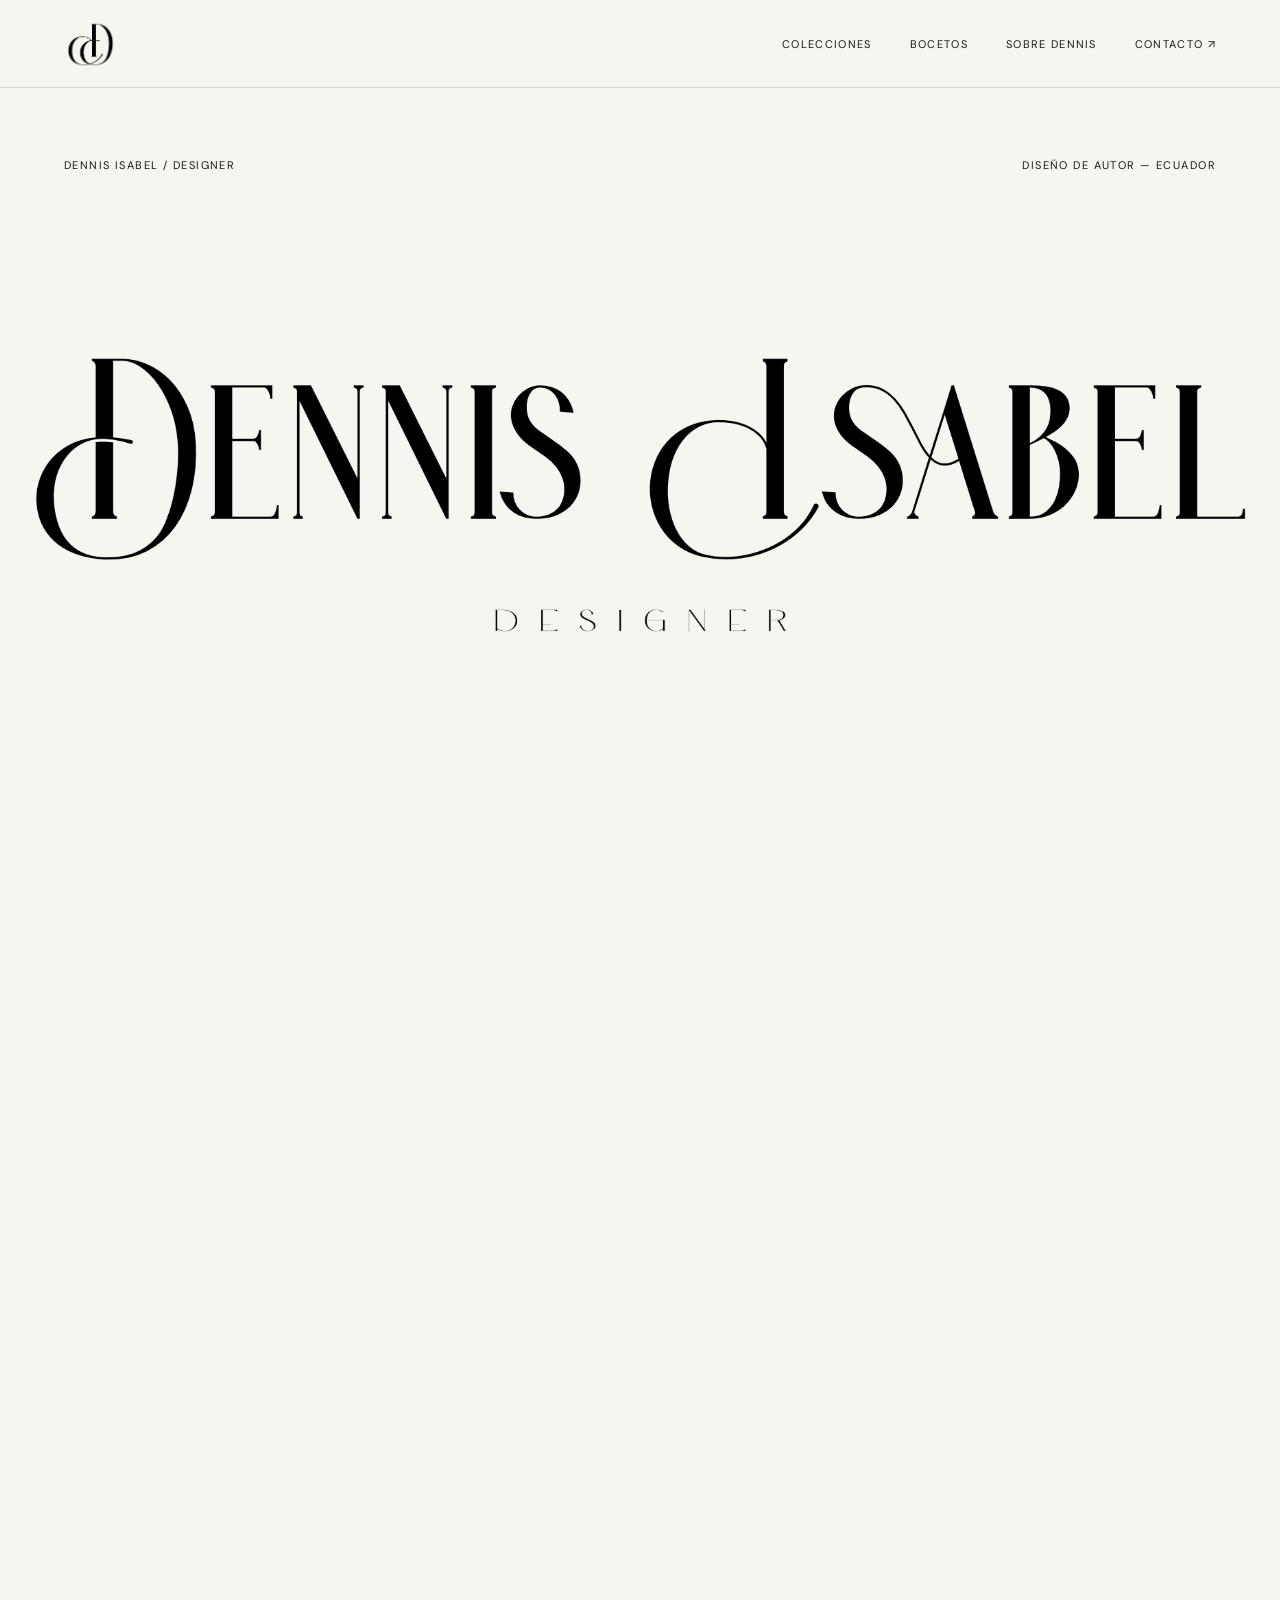
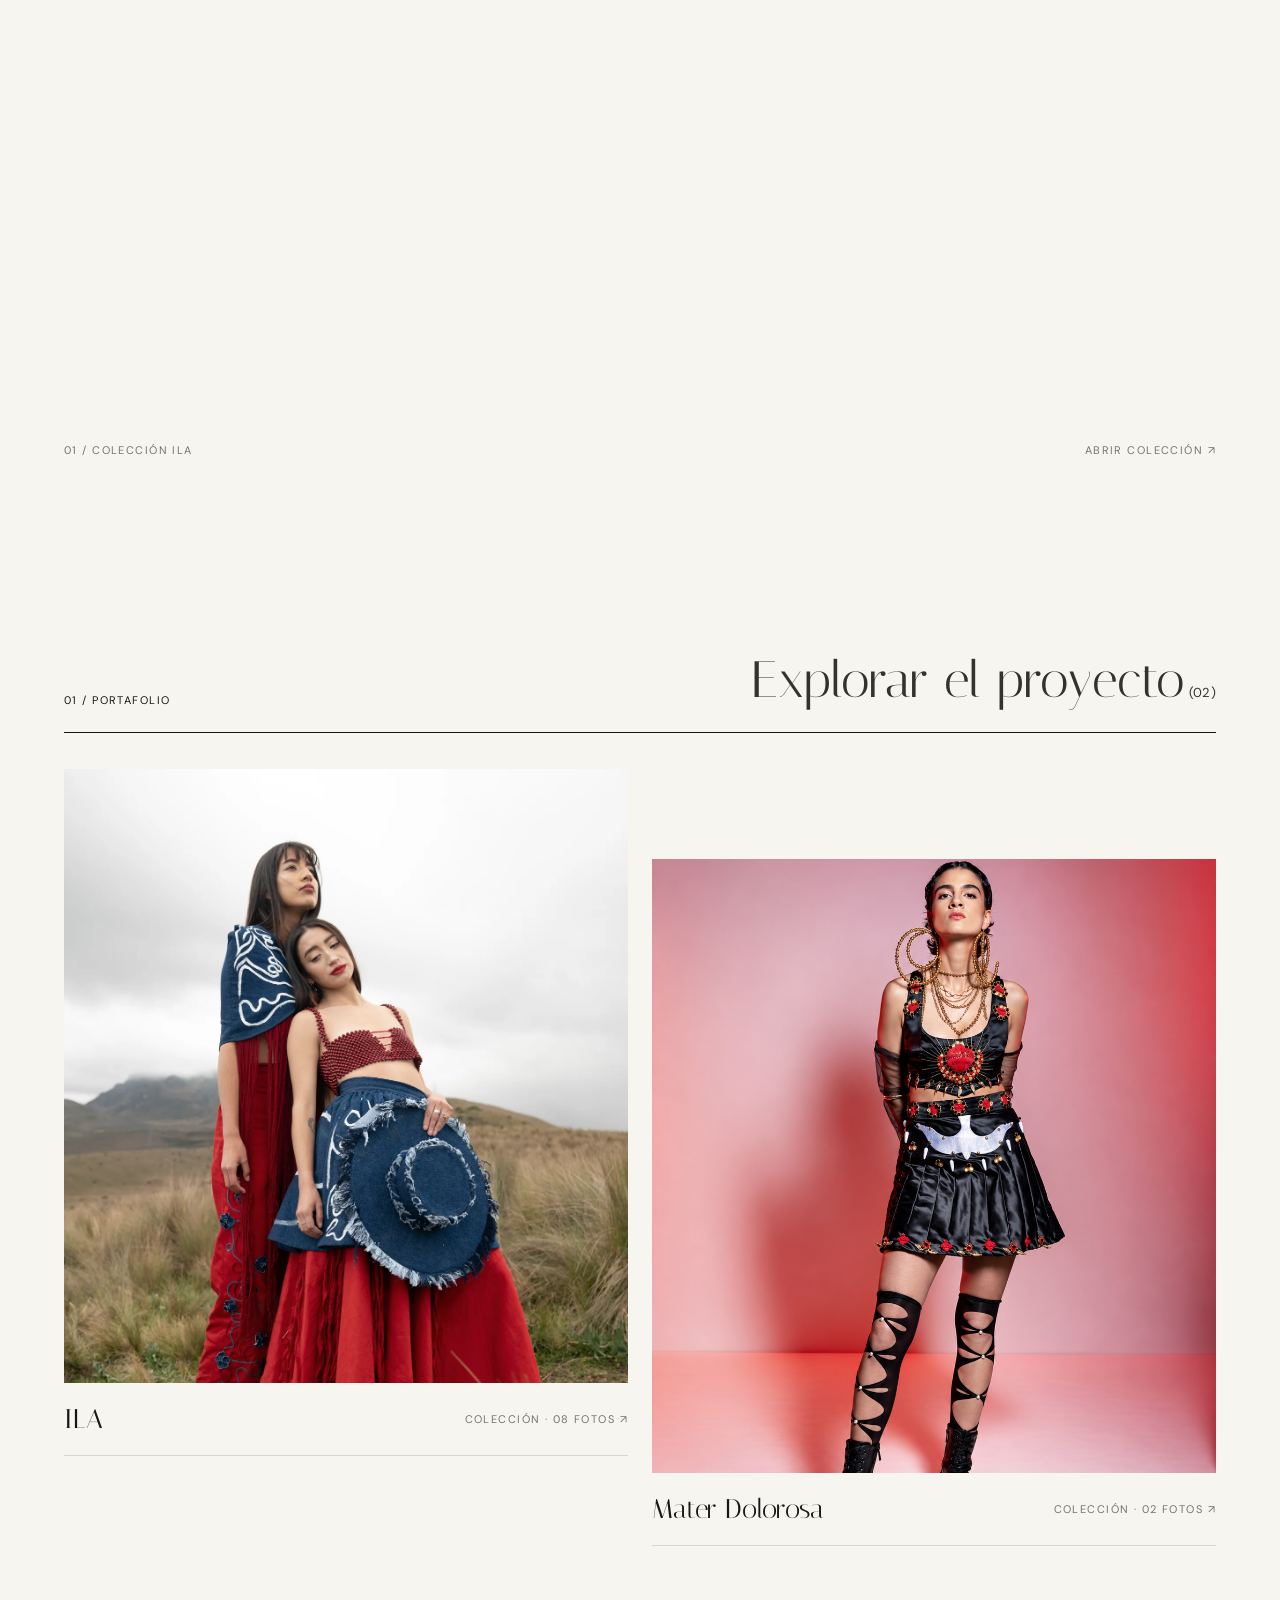
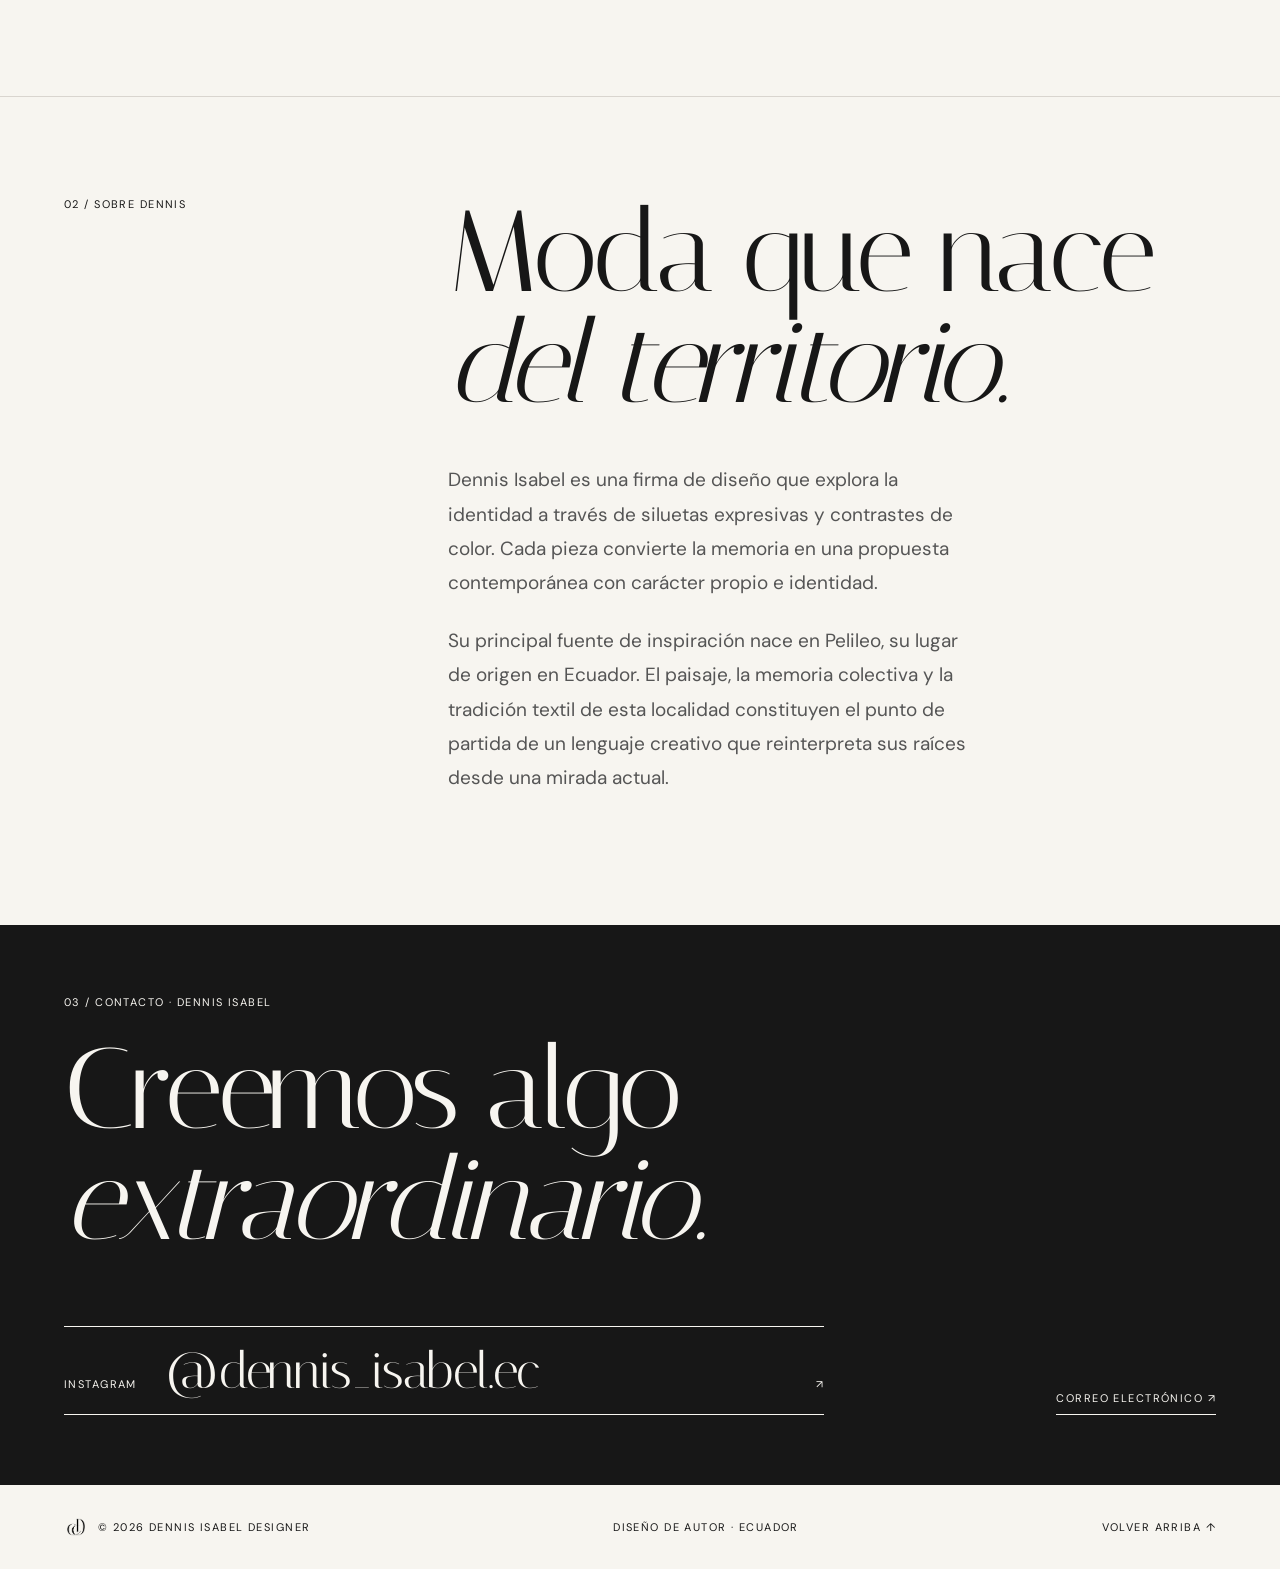
<file: index.html>
<!doctype html>
<html lang="es">
  <head>
    <meta charset="utf-8">
    <meta name="viewport" content="width=device-width, initial-scale=1">
    <meta name="description" content="Portafolio oficial de Dennis Isabel Designer, firma ecuatoriana de moda de autor inspirada en Pelileo, la identidad andina y el diseño contemporáneo.">
    <meta name="author" content="Dennis Isabel Designer">
    <meta name="robots" content="index, follow, max-image-preview:large, max-snippet:-1, max-video-preview:-1">
    <meta name="theme-color" content="#f7f5f0">
    <link rel="canonical" href="https://dennisisabeldesigner.com/">
    <meta property="og:title" content="Dennis Isabel Designer | Moda de autor ecuatoriana">
    <meta property="og:description" content="Diseño de autor con raíz en Pelileo: identidad andina, memoria y moda contemporánea desde Ecuador.">
    <meta property="og:url" content="https://dennisisabeldesigner.com/">
    <meta property="og:site_name" content="Dennis Isabel Designer">
    <meta property="og:locale" content="es_EC">
    <meta property="og:image" content="https://dennisisabeldesigner.com/assets/optimized/ila/ila-01-1920.webp">
    <meta property="og:image:width" content="1920">
    <meta property="og:image:height" content="2878">
    <meta property="og:image:alt" content="Modelos con diseños de la colección ILA de Dennis Isabel">
    <meta property="og:type" content="website">
    <meta name="twitter:card" content="summary_large_image">
    <meta name="twitter:title" content="Dennis Isabel Designer | Moda de autor ecuatoriana">
    <meta name="twitter:description" content="Diseño de autor con raíz en Pelileo, identidad andina y mirada contemporánea.">
    <meta name="twitter:image" content="https://dennisisabeldesigner.com/assets/optimized/ila/ila-01-1920.webp">
    <meta name="twitter:image:alt" content="Modelos con diseños de la colección ILA de Dennis Isabel">
    <title>Dennis Isabel Designer | Moda de autor ecuatoriana</title>
    <link rel="icon" href="assets/img/ISOTIPODQ.png" type="image/png">
    <link rel="apple-touch-icon" href="assets/img/ISOTIPODQ.png">
    <link rel="preconnect" href="https://fonts.googleapis.com">
    <link rel="preconnect" href="https://fonts.gstatic.com" crossorigin>
    <link href="https://fonts.googleapis.com/css2?family=DM+Sans:wght@400;500;600&family=Italiana&display=swap" rel="stylesheet">
    <link rel="stylesheet" href="assets/css/style.css?v=20261020-1">
    <script type="application/ld+json">
      {
        "@context": "https://schema.org",
        "@graph": [
          {
            "@type": "WebSite",
            "@id": "https://dennisisabeldesigner.com/#website",
            "url": "https://dennisisabeldesigner.com/",
            "name": "Dennis Isabel Designer",
            "alternateName": ["Dennis Isabel", "dennisisabeldesigner.com"],
            "inLanguage": "es-EC",
            "publisher": { "@id": "https://dennisisabeldesigner.com/#organization" }
          },
          {
            "@type": "Organization",
            "@id": "https://dennisisabeldesigner.com/#organization",
            "name": "Dennis Isabel Designer",
            "alternateName": "Dennis Isabel",
            "url": "https://dennisisabeldesigner.com/",
            "description": "Firma ecuatoriana de moda de autor inspirada en Pelileo, la identidad andina y el diseño contemporáneo.",
            "logo": {
              "@type": "ImageObject",
              "url": "https://dennisisabeldesigner.com/assets/img/ISOTIPODQ.png",
              "contentUrl": "https://dennisisabeldesigner.com/assets/img/ISOTIPODQ.png",
              "width": 2000,
              "height": 2000
            },
            "image": "https://dennisisabeldesigner.com/assets/optimized/ila/ila-01-1920.webp",
            "email": "mailto:dennisisabeldesigner@gmail.com",
            "sameAs": ["https://www.instagram.com/dennis_isabel.ec/"],
            "areaServed": { "@type": "Country", "name": "Ecuador" }
          },
          {
            "@type": "WebPage",
            "@id": "https://dennisisabeldesigner.com/#webpage",
            "url": "https://dennisisabeldesigner.com/",
            "name": "Dennis Isabel Designer | Moda de autor ecuatoriana",
            "description": "Portafolio oficial de Dennis Isabel Designer, firma ecuatoriana de moda de autor inspirada en Pelileo, la identidad andina y el diseño contemporáneo.",
            "isPartOf": { "@id": "https://dennisisabeldesigner.com/#website" },
            "about": { "@id": "https://dennisisabeldesigner.com/#organization" },
            "inLanguage": "es-EC",
            "primaryImageOfPage": {
              "@type": "ImageObject",
              "url": "https://dennisisabeldesigner.com/assets/optimized/ila/ila-01-1920.webp",
              "width": 1920,
              "height": 2878
            }
          }
        ]
      }
    </script>
  </head>
  <body class="has-hero-intro">
    <header class="header">
      <a class="logo" href="#inicio" aria-label="Dennis Isabel Designer — Inicio">
        <span class="header-isotype-frame" aria-hidden="true">
          <img class="header-isotype" src="assets/img/ISOTIPODQ.png" alt="" width="2000" height="2000">
        </span>
      </a>
      <button class="menu" aria-label="Abrir menú" aria-expanded="false">MENÚ +</button>
      <nav id="nav">
        <a href="#proyectos">COLECCIONES</a>
        <a href="bocetos.html">BOCETOS</a>
        <a href="#estudio">SOBRE DENNIS</a>
        <a href="#contacto">CONTACTO &#8599;&#65038;</a>
      </nav>
    </header>

    <main>
      <section id="inicio" class="hero">
        <div class="hero-top">
          <span>DENNIS ISABEL / DESIGNER</span>
          <span>DISEÑO DE AUTOR — ECUADOR</span>
        </div>
        <div class="hero-intro-stage">
          <div class="hero-intro-sticky">
            <div class="hero-logo-frame">
              <img class="hero-logo" src="assets/img/Logo.png" alt="Dennis Isabel Designer" width="2000" height="2000">
            </div>
            <h1>Diseño con raíz.<br><span>Identidad propia.</span></h1>
            <div class="hero-bottom">
              <p>Dennis Isabel transforma memoria, territorio y materia en una mirada contemporánea de la moda.</p>
              <a href="#proyectos">DESCUBRIR LA COLECCIÓN &#8595;&#65038;</a>
            </div>
          </div>
        </div>
        <a class="hero-image-link" href="colecciones/ila.html" aria-label="Abrir la colección ILA">
          <img class="hero-image" src="assets/optimized/ila/ila-01-1920.webp" srcset="assets/optimized/ila/ila-01-1280.webp 1280w, assets/optimized/ila/ila-01-1920.webp 1920w" sizes="100vw" alt="Dos modelos luciendo la colección ILA en un paisaje andino" width="1920" height="2878" fetchpriority="high">
        </a>
        <div class="image-caption">
          <span>01 / COLECCIÓN ILA</span>
          <span>ABRIR COLECCIÓN &#8599;&#65038;</span>
        </div>
      </section>

      <section id="proyectos" class="projects">
        <div class="section-heading">
          <span>01 / PORTAFOLIO</span>
          <h2>Explorar el proyecto<span> (02)</span></h2>
        </div>
        <div class="project-grid">
          <a class="project" href="colecciones/ila.html" data-preview-images="assets/optimized/ila/ila-02-1280.webp|assets/optimized/ila/ila-07-1280.webp|assets/optimized/ila/ila-03-1280.webp|assets/optimized/ila/ila-04-1280.webp|assets/optimized/ila/ila-05-1280.webp|assets/optimized/ila/ila-06-1280.webp|assets/optimized/ila/ila-01-1280.webp|assets/optimized/ila/ila-08-1280.webp">
            <div class="project-preview">
              <img src="assets/optimized/ila/ila-02-1280.webp" alt="Dos modelos con prendas de la colección ILA en el páramo" width="1280" height="1919" loading="lazy" decoding="async">
            </div>
            <div class="project-meta"><h3>ILA</h3><span>COLECCIÓN · 08 FOTOS &#8599;&#65038;</span></div>
          </a>
          <a class="project" href="colecciones/mater-dolorosa.html" data-preview-images="assets/colecciones/Mater%20Dolorosa/Imagen%20de%20ChatGPT%2020%20oct%202026%2C%2010_12_13%20p.m-1.png|assets/colecciones/Mater%20Dolorosa/Imagen%20de%20ChatGPT%2020%20oct%202026%2C%2010_12_13%20p.m-2.png">
            <div class="project-preview">
              <img src="assets/colecciones/Mater%20Dolorosa/Imagen%20de%20ChatGPT%2020%20oct%202026%2C%2010_12_13%20p.m-1.png" alt="Modelo luciendo un conjunto negro con bordados rojos y detalles de pedrería de Mater Dolorosa" width="1086" height="1448" loading="lazy">
            </div>
            <div class="project-meta"><h3>Mater Dolorosa</h3><span>COLECCIÓN · 02 FOTOS &#8599;&#65038;</span></div>
          </a>
        </div>
      </section>

      <section id="estudio" class="about">
        <span>02 / SOBRE DENNIS</span>
        <div class="about-copy">
          <h2>Moda que nace<br><em>del territorio.</em></h2>
          <p>Dennis Isabel es una firma de diseño que explora la identidad a través de siluetas expresivas y contrastes de color. Cada pieza convierte la memoria en una propuesta contemporánea con carácter propio e identidad.</p>
          <p>Su principal fuente de inspiración nace en Pelileo, su lugar de origen en Ecuador. El paisaje, la memoria colectiva y la tradición textil de esta localidad constituyen el punto de partida de un lenguaje creativo que reinterpreta sus raíces desde una mirada actual.</p>
        </div>
      </section>

      <section id="contacto" class="contact">
        <span>03 / CONTACTO · DENNIS ISABEL</span>
        <h2>Creemos algo<br><em>extraordinario.</em></h2>
        <div class="contact-links">
          <a class="contact-link contact-link--primary" href="https://www.instagram.com/dennis_isabel.ec?vrfl=MXFibnI1cDdmOTRzNw==" target="_blank" rel="noopener noreferrer">
            <span>INSTAGRAM</span>
            <strong>@dennis_isabel.ec</strong>
            <span aria-hidden="true">&#8599;&#65038;</span>
          </a>
          <a class="contact-link contact-link--secondary" href="mailto:dennisisabeldesigner@gmail.com">CORREO ELECTRÓNICO &#8599;&#65038;</a>
        </div>
      </section>
    </main>

    <footer>
      <span class="footer-brand"><img src="assets/img/ISOTIPODQ.png" alt="" width="2000" height="2000">© 2026 DENNIS ISABEL DESIGNER</span>
      <span>DISEÑO DE AUTOR · ECUADOR</span>
      <a href="#inicio">VOLVER ARRIBA &#8593;&#65038;</a>
    </footer>
    <script src="assets/js/main.js?v=20261020-1"></script>
  </body>
</html>
</file>
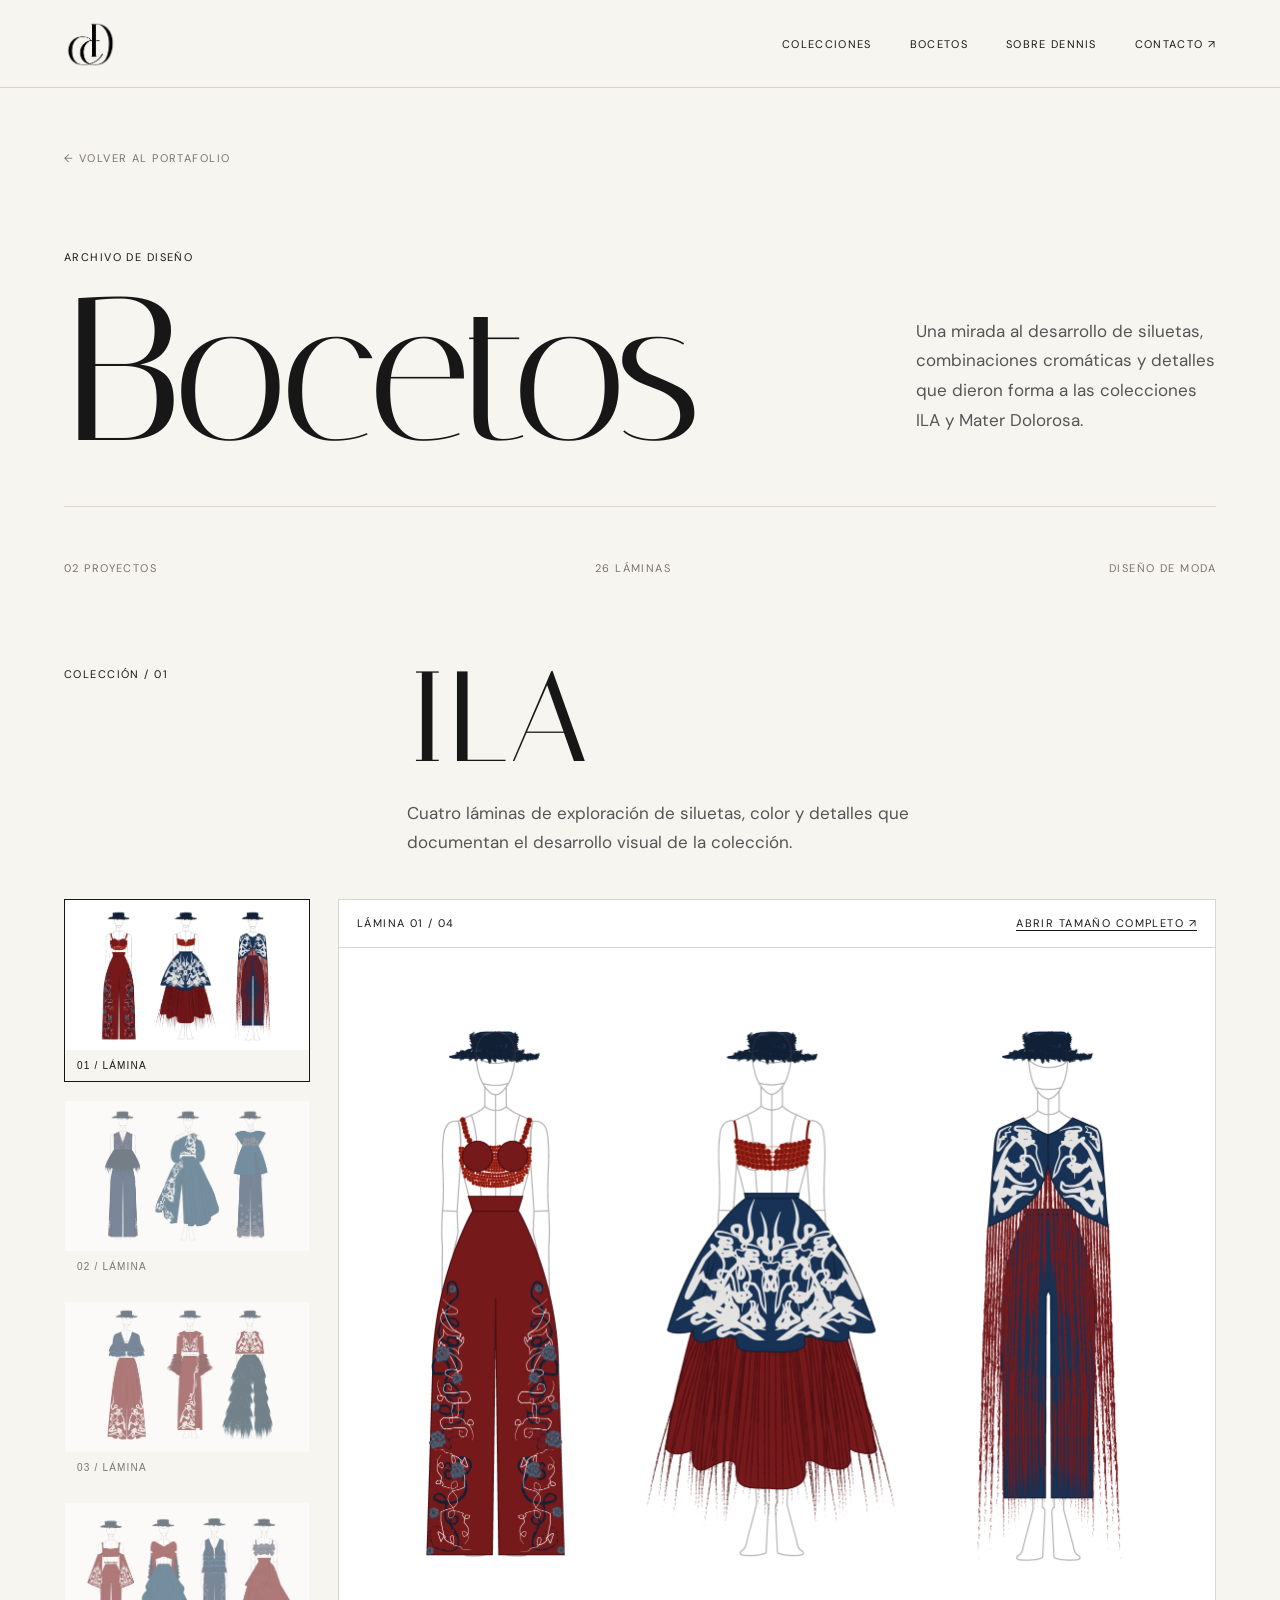
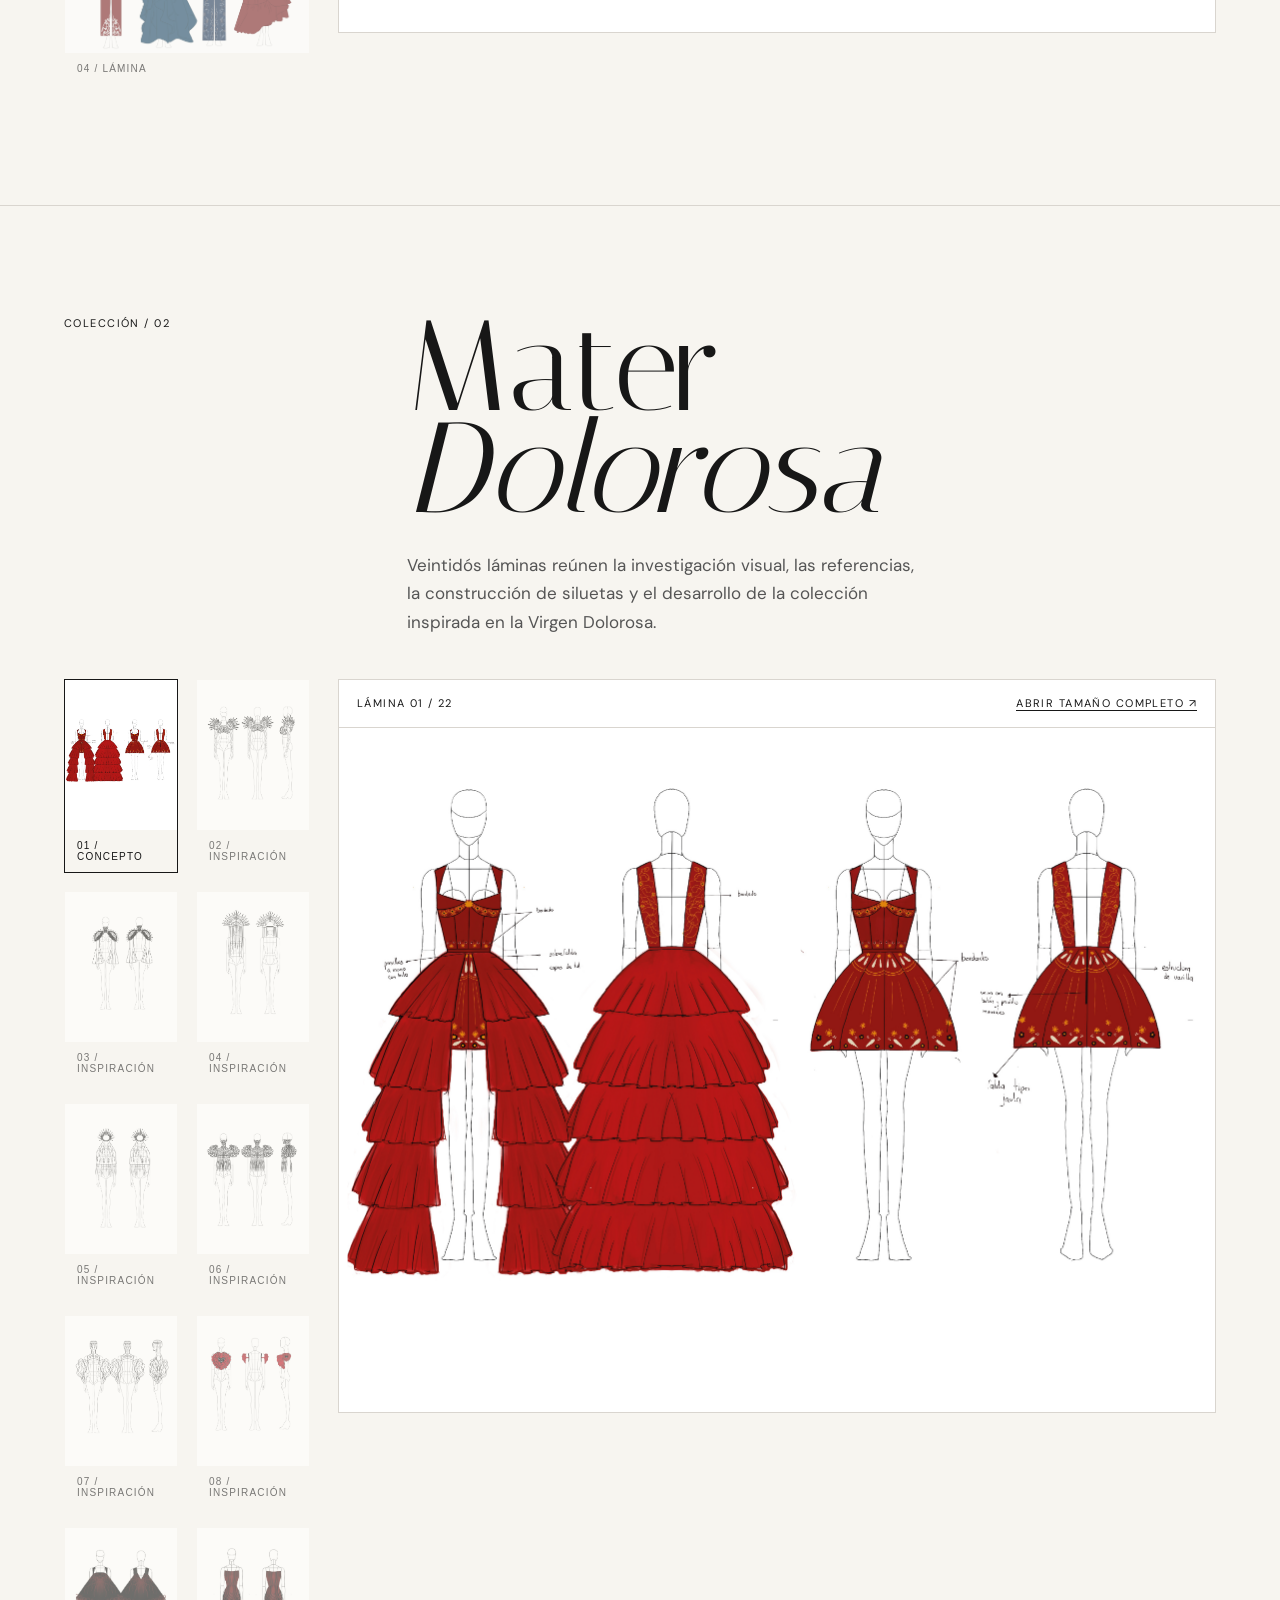
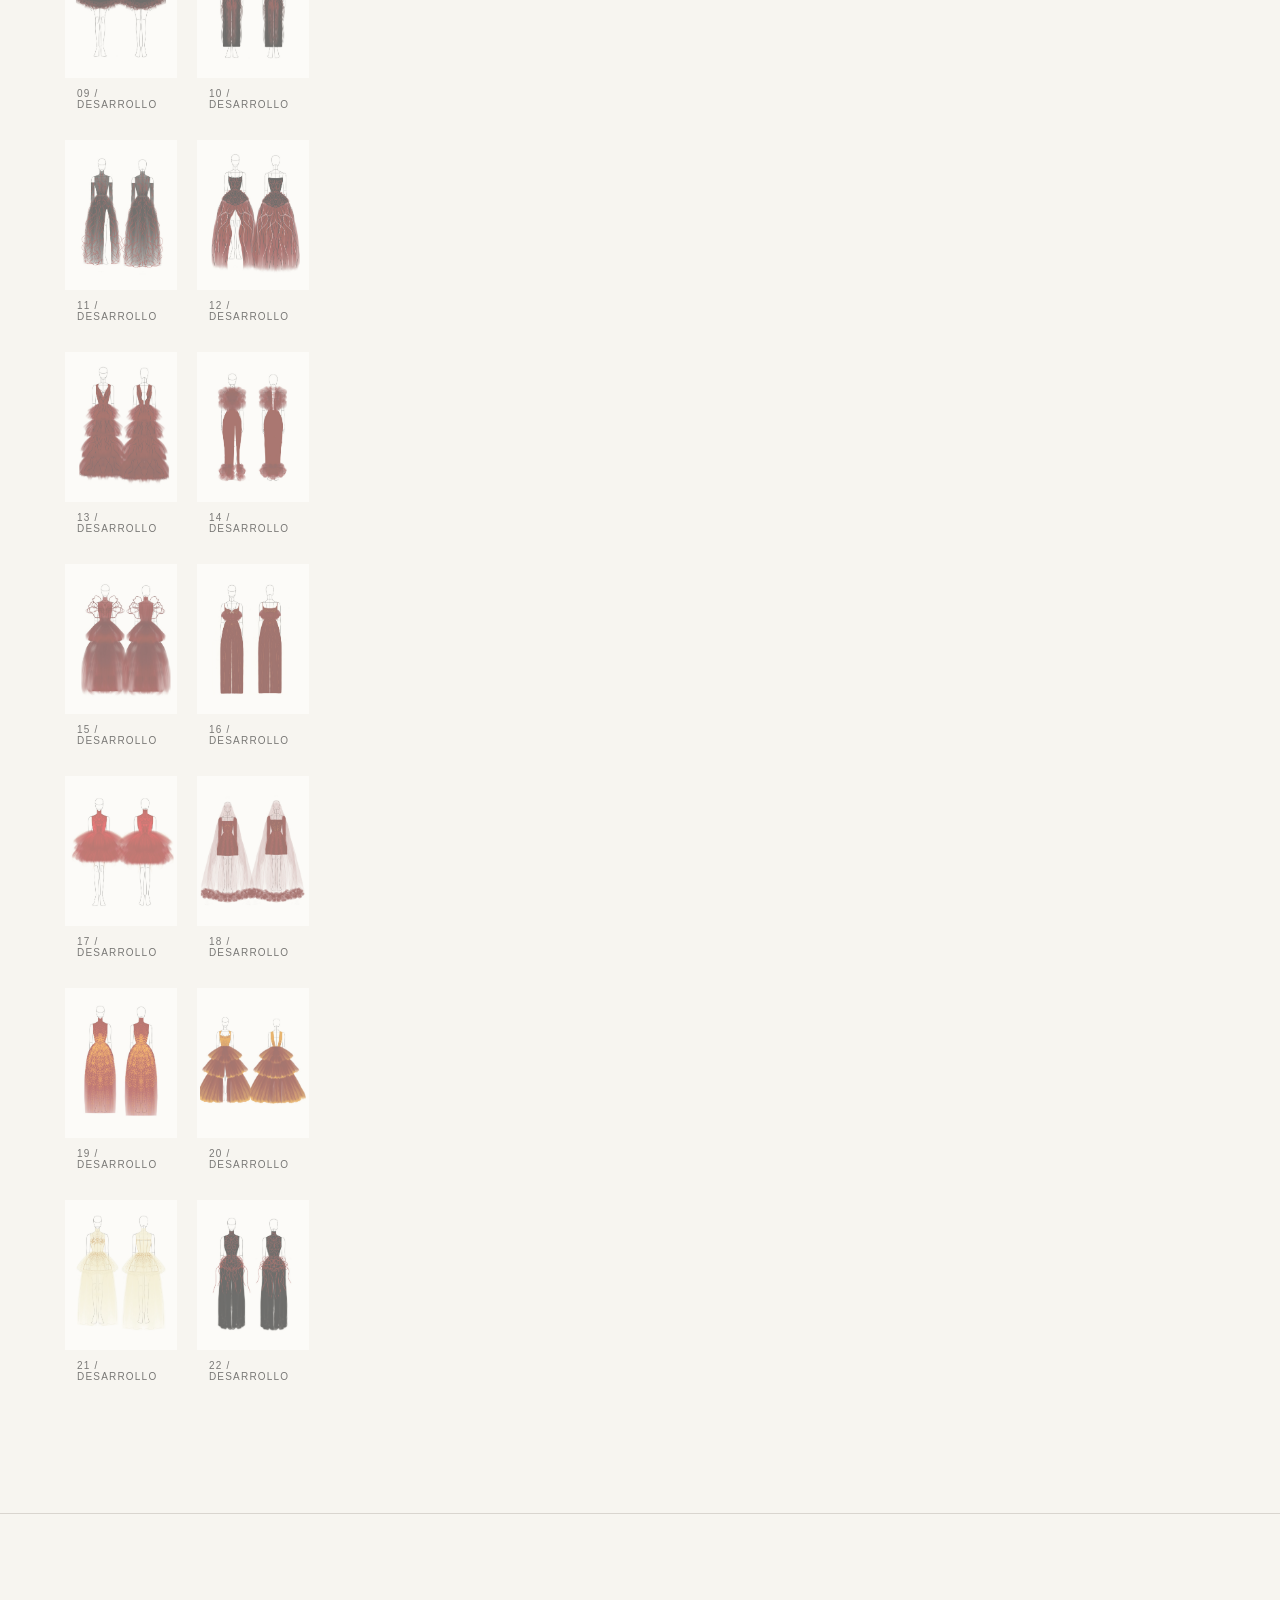
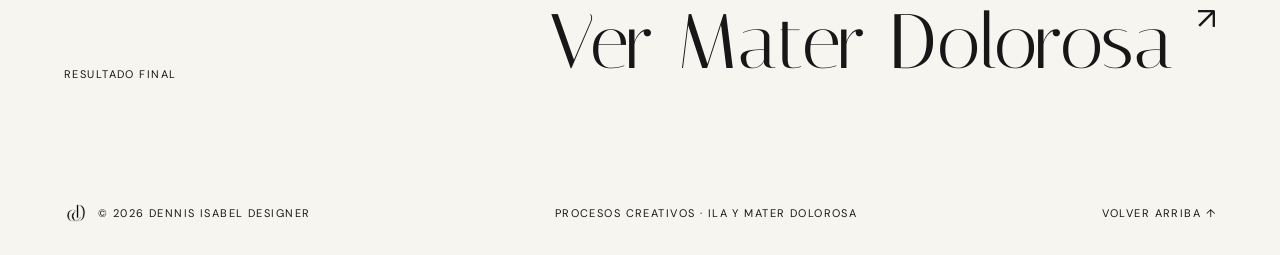
<file: bocetos.html>
<!doctype html>
<html lang="es">
  <head>
    <meta charset="utf-8">
    <meta name="viewport" content="width=device-width, initial-scale=1">
    <meta name="description" content="Explora los bocetos, láminas y procesos creativos de las colecciones ILA y Mater Dolorosa de Dennis Isabel Designer, moda de autor ecuatoriana.">
    <meta name="author" content="Dennis Isabel Designer">
    <meta name="robots" content="index, follow, max-image-preview:large, max-snippet:-1, max-video-preview:-1">
    <meta name="theme-color" content="#f7f5f0">
    <link rel="canonical" href="https://dennisisabeldesigner.com/bocetos.html">
    <meta property="og:title" content="Bocetos y proceso creativo | Dennis Isabel Designer">
    <meta property="og:description" content="Láminas, bocetos y procesos detrás de las colecciones ILA y Mater Dolorosa.">
    <meta property="og:url" content="https://dennisisabeldesigner.com/bocetos.html">
    <meta property="og:site_name" content="Dennis Isabel Designer">
    <meta property="og:locale" content="es_EC">
    <meta property="og:type" content="website">
    <meta property="og:image" content="https://dennisisabeldesigner.com/assets/bocetos/MATTER%20DOLOROSA/sexto%20semestre%20coleccion_Mesa%20de%20trabajo%201_Mesa%20de%20trabajo%201.jpg">
    <meta property="og:image:alt" content="Bocetos de moda de Dennis Isabel Designer">
    <meta name="twitter:card" content="summary_large_image">
    <meta name="twitter:title" content="Bocetos y proceso creativo | Dennis Isabel Designer">
    <meta name="twitter:description" content="Láminas, bocetos y procesos detrás de las colecciones ILA y Mater Dolorosa.">
    <meta name="twitter:image" content="https://dennisisabeldesigner.com/assets/bocetos/MATTER%20DOLOROSA/sexto%20semestre%20coleccion_Mesa%20de%20trabajo%201_Mesa%20de%20trabajo%201.jpg">
    <title>Bocetos y proceso creativo | Dennis Isabel Designer</title>
    <link rel="icon" href="assets/img/ISOTIPODQ.png" type="image/png">
    <link rel="apple-touch-icon" href="assets/img/ISOTIPODQ.png">
    <link rel="preconnect" href="https://fonts.googleapis.com">
    <link rel="preconnect" href="https://fonts.gstatic.com" crossorigin>
    <link href="https://fonts.googleapis.com/css2?family=DM+Sans:wght@400;500;600&family=Italiana&display=swap" rel="stylesheet">
    <link rel="stylesheet" href="assets/css/style.css?v=20261020-1">
    <script type="application/ld+json">
      {
        "@context": "https://schema.org",
        "@graph": [
          {
            "@type": "CollectionPage",
            "@id": "https://dennisisabeldesigner.com/bocetos.html#webpage",
            "url": "https://dennisisabeldesigner.com/bocetos.html",
            "name": "Bocetos y proceso creativo | Dennis Isabel Designer",
            "description": "Bocetos, láminas y procesos creativos de las colecciones ILA y Mater Dolorosa.",
            "inLanguage": "es-EC",
            "isPartOf": { "@id": "https://dennisisabeldesigner.com/#website" },
            "about": { "@id": "https://dennisisabeldesigner.com/#organization" }
          },
          {
            "@type": "BreadcrumbList",
            "itemListElement": [
              { "@type": "ListItem", "position": 1, "name": "Inicio", "item": "https://dennisisabeldesigner.com/" },
              { "@type": "ListItem", "position": 2, "name": "Bocetos y proceso creativo", "item": "https://dennisisabeldesigner.com/bocetos.html" }
            ]
          }
        ]
      }
    </script>
  </head>
  <body id="top">
    <header class="header">
      <a class="logo" href="index.html" aria-label="Dennis Isabel Designer — Inicio">
        <span class="header-isotype-frame" aria-hidden="true">
          <img class="header-isotype" src="assets/img/ISOTIPODQ.png" alt="" width="2000" height="2000">
        </span>
      </a>
      <button class="menu" aria-label="Abrir menú" aria-expanded="false">MENÚ +</button>
      <nav id="nav">
        <a href="index.html#proyectos">COLECCIONES</a>
        <a href="bocetos.html" aria-current="page">BOCETOS</a>
        <a href="index.html#estudio">SOBRE DENNIS</a>
        <a href="index.html#contacto">CONTACTO &#8599;&#65038;</a>
      </nav>
    </header>

    <main class="inner-page">
      <section class="collection-intro sketches-intro">
        <a class="back-link" href="index.html#proyectos">&#8592;&#65038; VOLVER AL PORTAFOLIO</a>
        <div class="collection-title-row">
          <div>
            <span class="eyebrow">ARCHIVO DE DISEÑO</span>
            <h1>Bocetos</h1>
          </div>
          <p>Una mirada al desarrollo de siluetas, combinaciones cromáticas y detalles que dieron forma a las colecciones ILA y Mater Dolorosa.</p>
        </div>
        <div class="collection-facts">
          <span>02 PROYECTOS</span>
          <span>26 LÁMINAS</span>
          <span>DISEÑO DE MODA</span>
        </div>
      </section>

      <section class="process-heading" id="ila">
        <span>COLECCIÓN / 01</span>
        <div>
          <h2>ILA</h2>
          <p>Cuatro láminas de exploración de siluetas, color y detalles que documentan el desarrollo visual de la colección.</p>
        </div>
      </section>

      <section class="sketch-viewer" data-sketch-viewer aria-label="Visualizador de bocetos de la colección ILA">
        <div class="sketch-thumbnails" role="list" aria-label="Seleccionar lámina">
          <button class="sketch-thumb active" type="button" data-sketch-src="assets/bocetos/ILA/Sin%20t%C3%ADtulo-1_Mesa%20de%20trabajo%201.png" data-sketch-alt="Primera lámina de bocetos de la colección ILA" aria-pressed="true">
            <img src="assets/bocetos/ILA/Sin%20t%C3%ADtulo-1_Mesa%20de%20trabajo%201.png" alt="" width="3508" height="2481">
            <span>01 / LÁMINA</span>
          </button>
          <button class="sketch-thumb" type="button" data-sketch-src="assets/bocetos/ILA/Sin%20t%C3%ADtulo-1-02.png" data-sketch-alt="Segunda lámina de bocetos de la colección ILA" aria-pressed="false">
            <img src="assets/bocetos/ILA/Sin%20t%C3%ADtulo-1-02.png" alt="" width="3509" height="2481" loading="lazy">
            <span>02 / LÁMINA</span>
          </button>
          <button class="sketch-thumb" type="button" data-sketch-src="assets/bocetos/ILA/Sin%20t%C3%ADtulo-1-03.png" data-sketch-alt="Tercera lámina de bocetos de la colección ILA" aria-pressed="false">
            <img src="assets/bocetos/ILA/Sin%20t%C3%ADtulo-1-03.png" alt="" width="3509" height="2481" loading="lazy">
            <span>03 / LÁMINA</span>
          </button>
          <button class="sketch-thumb" type="button" data-sketch-src="assets/bocetos/ILA/Sin%20t%C3%ADtulo-1-04.png" data-sketch-alt="Cuarta lámina de bocetos de la colección ILA" aria-pressed="false">
            <img src="assets/bocetos/ILA/Sin%20t%C3%ADtulo-1-04.png" alt="" width="3509" height="2481" loading="lazy">
            <span>04 / LÁMINA</span>
          </button>
        </div>
        <div class="sketch-stage">
          <div class="sketch-toolbar">
            <span data-sketch-counter>LÁMINA 01 / 04</span>
            <a data-sketch-open href="assets/bocetos/ILA/Sin%20t%C3%ADtulo-1_Mesa%20de%20trabajo%201.png" target="_blank" rel="noopener">ABRIR TAMAÑO COMPLETO &#8599;&#65038;</a>
          </div>
          <img data-sketch-main src="assets/bocetos/ILA/Sin%20t%C3%ADtulo-1_Mesa%20de%20trabajo%201.png" alt="Primera lámina de bocetos de la colección ILA" width="3508" height="2481">
        </div>
      </section>

      <section class="process-heading process-heading--separated" id="mater-dolorosa">
        <span>COLECCIÓN / 02</span>
        <div>
          <h2>Mater<br><em>Dolorosa</em></h2>
          <p>Veintidós láminas reúnen la investigación visual, las referencias, la construcción de siluetas y el desarrollo de la colección inspirada en la Virgen Dolorosa.</p>
        </div>
      </section>

      <section class="sketch-viewer sketch-viewer--dense" data-sketch-viewer aria-label="Visualizador de bocetos de la colección Mater Dolorosa">
        <div class="sketch-thumbnails" role="list" aria-label="Seleccionar lámina de Mater Dolorosa">
          <button class="sketch-thumb active" type="button" data-sketch-src="assets/bocetos/MATTER%20DOLOROSA/sexto%20semestre%20coleccion_Mesa%20de%20trabajo%201_Mesa%20de%20trabajo%201.jpg" data-sketch-alt="Presentación conceptual de la colección Mater Dolorosa" aria-pressed="true">
            <img src="assets/bocetos/MATTER%20DOLOROSA/sexto%20semestre%20coleccion_Mesa%20de%20trabajo%201_Mesa%20de%20trabajo%201.jpg" alt="" width="3509" height="2482">
            <span>01 / CONCEPTO</span>
          </button>
          <button class="sketch-thumb" type="button" data-sketch-src="assets/bocetos/MATTER%20DOLOROSA/sexto%20semestre%20inspo-02.jpg" data-sketch-alt="Primera lámina de inspiración de Mater Dolorosa" aria-pressed="false"><img src="assets/bocetos/MATTER%20DOLOROSA/sexto%20semestre%20inspo-02.jpg" alt="" width="2481" height="3508" loading="lazy"><span>02 / INSPIRACIÓN</span></button>
          <button class="sketch-thumb" type="button" data-sketch-src="assets/bocetos/MATTER%20DOLOROSA/sexto%20semestre%20inspo-03.jpg" data-sketch-alt="Segunda lámina de inspiración de Mater Dolorosa" aria-pressed="false"><img src="assets/bocetos/MATTER%20DOLOROSA/sexto%20semestre%20inspo-03.jpg" alt="" width="2481" height="3508" loading="lazy"><span>03 / INSPIRACIÓN</span></button>
          <button class="sketch-thumb" type="button" data-sketch-src="assets/bocetos/MATTER%20DOLOROSA/sexto%20semestre%20inspo-04.jpg" data-sketch-alt="Tercera lámina de inspiración de Mater Dolorosa" aria-pressed="false"><img src="assets/bocetos/MATTER%20DOLOROSA/sexto%20semestre%20inspo-04.jpg" alt="" width="2482" height="3508" loading="lazy"><span>04 / INSPIRACIÓN</span></button>
          <button class="sketch-thumb" type="button" data-sketch-src="assets/bocetos/MATTER%20DOLOROSA/sexto%20semestre%20inspo-05.jpg" data-sketch-alt="Cuarta lámina de inspiración de Mater Dolorosa" aria-pressed="false"><img src="assets/bocetos/MATTER%20DOLOROSA/sexto%20semestre%20inspo-05.jpg" alt="" width="2481" height="3508" loading="lazy"><span>05 / INSPIRACIÓN</span></button>
          <button class="sketch-thumb" type="button" data-sketch-src="assets/bocetos/MATTER%20DOLOROSA/sexto%20semestre%20inspo-06.jpg" data-sketch-alt="Quinta lámina de inspiración de Mater Dolorosa" aria-pressed="false"><img src="assets/bocetos/MATTER%20DOLOROSA/sexto%20semestre%20inspo-06.jpg" alt="" width="2481" height="3508" loading="lazy"><span>06 / INSPIRACIÓN</span></button>
          <button class="sketch-thumb" type="button" data-sketch-src="assets/bocetos/MATTER%20DOLOROSA/sexto%20semestre%20inspo-07.jpg" data-sketch-alt="Sexta lámina de inspiración de Mater Dolorosa" aria-pressed="false"><img src="assets/bocetos/MATTER%20DOLOROSA/sexto%20semestre%20inspo-07.jpg" alt="" width="2481" height="3508" loading="lazy"><span>07 / INSPIRACIÓN</span></button>
          <button class="sketch-thumb" type="button" data-sketch-src="assets/bocetos/MATTER%20DOLOROSA/sexto%20semestre%20inspo-08.jpg" data-sketch-alt="Séptima lámina de inspiración de Mater Dolorosa" aria-pressed="false"><img src="assets/bocetos/MATTER%20DOLOROSA/sexto%20semestre%20inspo-08.jpg" alt="" width="2481" height="3508" loading="lazy"><span>08 / INSPIRACIÓN</span></button>
          <button class="sketch-thumb" type="button" data-sketch-src="assets/bocetos/MATTER%20DOLOROSA/sexto%20semestre%20coleccion-04.jpg" data-sketch-alt="Primera lámina de desarrollo de Mater Dolorosa" aria-pressed="false"><img src="assets/bocetos/MATTER%20DOLOROSA/sexto%20semestre%20coleccion-04.jpg" alt="" width="2481" height="3508" loading="lazy"><span>09 / DESARROLLO</span></button>
          <button class="sketch-thumb" type="button" data-sketch-src="assets/bocetos/MATTER%20DOLOROSA/sexto%20semestre%20coleccion-05.jpg" data-sketch-alt="Segunda lámina de desarrollo de Mater Dolorosa" aria-pressed="false"><img src="assets/bocetos/MATTER%20DOLOROSA/sexto%20semestre%20coleccion-05.jpg" alt="" width="2482" height="3508" loading="lazy"><span>10 / DESARROLLO</span></button>
          <button class="sketch-thumb" type="button" data-sketch-src="assets/bocetos/MATTER%20DOLOROSA/sexto%20semestre%20coleccion-06.jpg" data-sketch-alt="Tercera lámina de desarrollo de Mater Dolorosa" aria-pressed="false"><img src="assets/bocetos/MATTER%20DOLOROSA/sexto%20semestre%20coleccion-06.jpg" alt="" width="2481" height="3508" loading="lazy"><span>11 / DESARROLLO</span></button>
          <button class="sketch-thumb" type="button" data-sketch-src="assets/bocetos/MATTER%20DOLOROSA/sexto%20semestre%20coleccion-07.jpg" data-sketch-alt="Cuarta lámina de desarrollo de Mater Dolorosa" aria-pressed="false"><img src="assets/bocetos/MATTER%20DOLOROSA/sexto%20semestre%20coleccion-07.jpg" alt="" width="2481" height="3508" loading="lazy"><span>12 / DESARROLLO</span></button>
          <button class="sketch-thumb" type="button" data-sketch-src="assets/bocetos/MATTER%20DOLOROSA/sexto%20semestre%20coleccion-08.jpg" data-sketch-alt="Quinta lámina de desarrollo de Mater Dolorosa" aria-pressed="false"><img src="assets/bocetos/MATTER%20DOLOROSA/sexto%20semestre%20coleccion-08.jpg" alt="" width="2482" height="3508" loading="lazy"><span>13 / DESARROLLO</span></button>
          <button class="sketch-thumb" type="button" data-sketch-src="assets/bocetos/MATTER%20DOLOROSA/sexto%20semestre%20coleccion-09.jpg" data-sketch-alt="Sexta lámina de desarrollo de Mater Dolorosa" aria-pressed="false"><img src="assets/bocetos/MATTER%20DOLOROSA/sexto%20semestre%20coleccion-09.jpg" alt="" width="2481" height="3508" loading="lazy"><span>14 / DESARROLLO</span></button>
          <button class="sketch-thumb" type="button" data-sketch-src="assets/bocetos/MATTER%20DOLOROSA/sexto%20semestre%20coleccion-10.jpg" data-sketch-alt="Séptima lámina de desarrollo de Mater Dolorosa" aria-pressed="false"><img src="assets/bocetos/MATTER%20DOLOROSA/sexto%20semestre%20coleccion-10.jpg" alt="" width="2482" height="3508" loading="lazy"><span>15 / DESARROLLO</span></button>
          <button class="sketch-thumb" type="button" data-sketch-src="assets/bocetos/MATTER%20DOLOROSA/sexto%20semestre%20coleccion-11.jpg" data-sketch-alt="Octava lámina de desarrollo de Mater Dolorosa" aria-pressed="false"><img src="assets/bocetos/MATTER%20DOLOROSA/sexto%20semestre%20coleccion-11.jpg" alt="" width="2481" height="3508" loading="lazy"><span>16 / DESARROLLO</span></button>
          <button class="sketch-thumb" type="button" data-sketch-src="assets/bocetos/MATTER%20DOLOROSA/sexto%20semestre%20coleccion-12.jpg" data-sketch-alt="Novena lámina de desarrollo de Mater Dolorosa" aria-pressed="false"><img src="assets/bocetos/MATTER%20DOLOROSA/sexto%20semestre%20coleccion-12.jpg" alt="" width="2481" height="3508" loading="lazy"><span>17 / DESARROLLO</span></button>
          <button class="sketch-thumb" type="button" data-sketch-src="assets/bocetos/MATTER%20DOLOROSA/sexto%20semestre%20coleccion-13.jpg" data-sketch-alt="Décima lámina de desarrollo de Mater Dolorosa" aria-pressed="false"><img src="assets/bocetos/MATTER%20DOLOROSA/sexto%20semestre%20coleccion-13.jpg" alt="" width="2482" height="3508" loading="lazy"><span>18 / DESARROLLO</span></button>
          <button class="sketch-thumb" type="button" data-sketch-src="assets/bocetos/MATTER%20DOLOROSA/sexto%20semestre%20coleccion-14.jpg" data-sketch-alt="Undécima lámina de desarrollo de Mater Dolorosa" aria-pressed="false"><img src="assets/bocetos/MATTER%20DOLOROSA/sexto%20semestre%20coleccion-14.jpg" alt="" width="2481" height="3508" loading="lazy"><span>19 / DESARROLLO</span></button>
          <button class="sketch-thumb" type="button" data-sketch-src="assets/bocetos/MATTER%20DOLOROSA/sexto%20semestre%20coleccion-15.jpg" data-sketch-alt="Duodécima lámina de desarrollo de Mater Dolorosa" aria-pressed="false"><img src="assets/bocetos/MATTER%20DOLOROSA/sexto%20semestre%20coleccion-15.jpg" alt="" width="2482" height="3508" loading="lazy"><span>20 / DESARROLLO</span></button>
          <button class="sketch-thumb" type="button" data-sketch-src="assets/bocetos/MATTER%20DOLOROSA/sexto%20semestre%20coleccion-16.jpg" data-sketch-alt="Decimotercera lámina de desarrollo de Mater Dolorosa" aria-pressed="false"><img src="assets/bocetos/MATTER%20DOLOROSA/sexto%20semestre%20coleccion-16.jpg" alt="" width="2481" height="3508" loading="lazy"><span>21 / DESARROLLO</span></button>
          <button class="sketch-thumb" type="button" data-sketch-src="assets/bocetos/MATTER%20DOLOROSA/sexto%20semestre%20coleccion-17.jpg" data-sketch-alt="Decimocuarta lámina de desarrollo de Mater Dolorosa" aria-pressed="false"><img src="assets/bocetos/MATTER%20DOLOROSA/sexto%20semestre%20coleccion-17.jpg" alt="" width="2481" height="3508" loading="lazy"><span>22 / DESARROLLO</span></button>
        </div>
        <div class="sketch-stage">
          <div class="sketch-toolbar">
            <span data-sketch-counter>LÁMINA 01 / 22</span>
            <a data-sketch-open href="assets/bocetos/MATTER%20DOLOROSA/sexto%20semestre%20coleccion_Mesa%20de%20trabajo%201_Mesa%20de%20trabajo%201.jpg" target="_blank" rel="noopener">ABRIR TAMAÑO COMPLETO &#8599;&#65038;</a>
          </div>
          <img data-sketch-main src="assets/bocetos/MATTER%20DOLOROSA/sexto%20semestre%20coleccion_Mesa%20de%20trabajo%201_Mesa%20de%20trabajo%201.jpg" alt="Presentación conceptual de la colección Mater Dolorosa" width="3509" height="2482" loading="lazy">
        </div>
      </section>

      <section class="next-project">
        <span>RESULTADO FINAL</span>
        <a href="colecciones/mater-dolorosa.html">Ver Mater Dolorosa <span>&#8599;&#65038;</span></a>
      </section>
    </main>

    <footer>
      <span class="footer-brand"><img src="assets/img/ISOTIPODQ.png" alt="" width="2000" height="2000">© 2026 DENNIS ISABEL DESIGNER</span>
      <span>PROCESOS CREATIVOS · ILA Y MATER DOLOROSA</span>
      <a href="#top">VOLVER ARRIBA &#8593;&#65038;</a>
    </footer>
    <script src="assets/js/main.js?v=20261020-1"></script>
  </body>
</html>
</file>
<file: assets/css/style.css>
:root {
  --bg: #f7f5f0;
  --ink: #171717;
  --muted: #77736d;
  --line: #d9d5cf;
}

* { box-sizing: border-box; }
html { scroll-behavior: smooth; scroll-padding-top: 104px; }
body { margin: 0; overflow-x: hidden; background: var(--bg); color: var(--ink); font-family: 'DM Sans', sans-serif; }
a { color: inherit; text-decoration: none; }
img { display: block; width: 100%; object-fit: cover; }

.header { position: sticky; z-index: 50; top: 0; height: 88px; padding: 0 5%; display: flex; align-items: center; justify-content: space-between; border-bottom: 1px solid var(--line); background: var(--bg); transition: background-color .3s ease, border-color .3s ease, box-shadow .3s ease; }
.header.is-scrolled { border-color: rgba(23,23,23,.1); background: rgba(247,245,240,.78); box-shadow: 0 10px 32px rgba(23,23,23,.06); -webkit-backdrop-filter: blur(18px) saturate(1.25); backdrop-filter: blur(18px) saturate(1.25); }
.logo { display: block; }
.header-isotype-frame { position: relative; display: block; width: 52px; height: 52px; overflow: hidden; }
.header-isotype { position: absolute; width: 61px; max-width: none; height: 61px; left: -4px; top: -4px; object-fit: contain; }
.header nav { display: flex; gap: 38px; font-size: 11px; letter-spacing: .12em; }
.menu { display: none; }

.hero,
.projects,
.about,
.contact { padding: 70px 5%; }
.hero { position: relative; }

.hero-top,
.hero-bottom,
.image-caption,
.section-heading,
.project-meta,
footer { display: flex; justify-content: space-between; gap: 24px; }

.hero-top,
.image-caption,
.section-heading > span,
.about > span,
.contact > span,
.project-meta span,
footer { font-size: 11px; letter-spacing: .13em; }

.hero h1,
.about h2,
.contact h2 { font-family: 'Italiana', serif; font-weight: 400; letter-spacing: -.035em; }
.hero-intro-stage { position: relative; height: 135vh; height: 135svh; }
.hero-intro-sticky { position: sticky; top: 88px; height: calc(100vh - 88px); height: calc(100svh - 88px); }
.hero-logo-frame { position: relative; width: min(100%, 1380px); aspect-ratio: 4.2 / 1; overflow: hidden; margin: 42px auto 24px; }
.hero-logo { position: absolute; width: 104.4%; max-width: none; height: auto; left: -2.2%; top: 0; transform: translateY(-38.7%); object-fit: contain; }
.has-hero-intro .hero-logo-frame { z-index: 1; opacity: 0; transform: translate3d(0, var(--hero-logo-translate, 0), 0) scale(var(--hero-logo-scale, 1.14)); transform-origin: center top; will-change: transform; }
.has-hero-intro .hero.is-intro-ready .hero-logo-frame { opacity: 1; }
.has-hero-intro .hero-logo { animation: hero-logo-enter 1.15s cubic-bezier(.22, 1, .36, 1) both; }
.has-hero-intro .hero h1,
.has-hero-intro .hero-bottom { opacity: var(--hero-copy-opacity, 0); transform: translate3d(0, var(--hero-copy-shift, 38px), 0); will-change: opacity, transform; }
.has-hero-intro .hero:not(.is-copy-visible) .hero-bottom { visibility: hidden; pointer-events: none; }
.hero h1 { max-width: 1200px; font-size: clamp(58px, 8vw, 128px); font-weight: 400; line-height: .94; letter-spacing: -.025em; margin: 36px 0 64px; }
.hero h1 em,
.about h2 em,
.contact h2 em { font-weight: 400; }
.hero-bottom { align-items: end; margin-bottom: 35px; }
.hero-bottom p { max-width: 360px; font-size: 15px; line-height: 1.7; }
.hero-bottom a,
.contact-link--secondary { font-size: 11px; letter-spacing: .13em; border-bottom: 1px solid var(--ink); padding-bottom: 9px; }
.hero-image-link { display: block; overflow: hidden; contain: paint; }
.has-hero-intro .hero-image-link { visibility: hidden; margin-top: var(--hero-image-margin, 0); opacity: var(--hero-image-reveal, 0); transform: translate3d(0, var(--hero-image-reveal-shift, 34px), 0); will-change: opacity, transform; }
.has-hero-intro .hero.is-image-visible .hero-image-link { visibility: visible; }
.hero-image { height: clamp(350px, 57vw, 760px); object-position: center var(--hero-image-position, 0%); background: #b7ada0; will-change: object-position; }
.image-caption { padding-top: 16px; color: var(--muted); }

@keyframes hero-logo-enter {
  from { opacity: 0; transform: translateY(-34%) scale(.965); }
  to { opacity: 1; transform: translateY(-38.7%) scale(1); }
}

.projects { padding-top: 125px; }
.section-heading { align-items: end; border-bottom: 1px solid var(--ink); padding-bottom: 25px; margin-bottom: 36px; }
.section-heading h2 { color: #34322f; font: 400 clamp(32px, 4vw, 58px)/1.08 'Italiana', serif; letter-spacing: .005em; margin: 0; }
.section-heading h2 span { font: 13px 'DM Sans', sans-serif; }
.project-grid { display: grid; grid-template-columns: 1fr 1fr; gap: 70px 24px; }
.project { display: block; overflow: hidden; }
.project-preview { position: relative; height: clamp(320px, 48vw, 660px); overflow: hidden; background: #d9d5cf; }
.project-preview img { position: absolute; inset: 0; height: 100%; opacity: 0; filter: grayscale(12%); transition: opacity 1.15s ease-in-out, filter .3s, transform .8s ease; will-change: opacity; }
.project-preview img.is-visible { opacity: 1; }
.project:hover .project-preview img { filter: grayscale(0); transform: scale(1.01); }
.project:not(.project--sketches) .project-preview img { object-position: center 24%; }
.project--sketches .project-preview { background: #fff; }
.project--sketches .project-preview img { object-fit: contain; padding: 7%; }
.project:nth-child(even) { padding-top: 90px; }
.project-meta { position: relative; z-index: 1; align-items: center; padding: 20px 0; border-bottom: 1px solid var(--line); background: var(--bg); }
.project-meta h3 { font: normal 27px 'Italiana', serif; margin: 0; }
.project-meta span { color: var(--muted); }

.about { display: grid; grid-template-columns: 1fr 2fr; border-top: 1px solid var(--line); margin-top: 80px; padding-top: 100px; padding-bottom: 130px; }
.about h2,
.contact h2 { font-size: clamp(64px, 9vw, 130px); line-height: .96; margin: 0 0 45px; }
.about p { font-size: 19px; line-height: 1.8; max-width: 530px; color: #555; }
.about-copy p { margin: 0; }
.about-copy p + p { margin-top: 24px; }
.contact { background: #171717; color: #f7f5f0; min-height: 560px; display: flex; flex-direction: column; align-items: flex-start; justify-content: space-between; }
.contact-links { display: flex; align-items: flex-end; justify-content: space-between; gap: 40px; width: 100%; }
.contact-link { border-color: #f7f5f0; }
.contact-link--primary { display: grid; grid-template-columns: auto 1fr auto; align-items: baseline; gap: 28px; width: min(760px, 70%); padding: 18px 0; border-top: 1px solid #f7f5f0; border-bottom: 1px solid #f7f5f0; }
.contact-link--primary > span { font-size: 11px; letter-spacing: .13em; }
.contact-link--primary strong { font: normal clamp(28px, 4vw, 58px)/1 'Italiana', serif; letter-spacing: -.02em; }
.contact-link--secondary { white-space: nowrap; }
footer { padding: 30px 5%; align-items: center; }
.footer-brand { display: inline-flex; align-items: center; gap: 10px; }
.footer-brand img { width: 24px; height: 24px; object-fit: contain; }

/* Páginas internas */
.inner-page { min-height: 100vh; }
.collection-intro { padding: 58px 5% 72px; }
.back-link,
.eyebrow,
.collection-facts,
.sketch-toolbar,
.next-project > span { font-size: 11px; letter-spacing: .13em; }
.back-link { display: inline-block; margin-bottom: 80px; color: var(--muted); }
.collection-title-row { display: grid; grid-template-columns: 1.45fr .55fr; align-items: end; gap: 60px; }
.collection-title-row h1 { font: normal clamp(120px, 22vw, 340px)/.75 'Italiana', serif; letter-spacing: -.04em; margin: 28px 0 0; }
.mater-page .collection-title-row h1 { font-size: clamp(76px, 13vw, 200px); line-height: .8; }
.mater-page .collection-title-row h1 em { font-weight: 400; }
.collection-title-row p { max-width: 430px; margin: 0 0 12px; font-size: 17px; line-height: 1.75; color: #555; }
.collection-facts { display: flex; justify-content: space-between; gap: 24px; padding-top: 54px; margin-top: 58px; border-top: 1px solid var(--line); color: var(--muted); }
.collection-detail-note { display: grid; grid-template-columns: 1fr 1fr; gap: 60px; padding: 20px 5% 64px; }
.collection-detail-note > span { padding-top: 9px; font-size: 11px; letter-spacing: .13em; color: var(--muted); }
.collection-detail-note h2 { max-width: 620px; margin: 0 0 22px; font: 400 clamp(38px, 5vw, 72px)/1.02 'Italiana', serif; letter-spacing: -.02em; }
.collection-detail-note p { max-width: 650px; margin: 0; color: #555; font-size: 17px; line-height: 1.75; }

.collection-gallery { display: grid; grid-template-columns: repeat(2, minmax(0, 1fr)); gap: 24px; padding: 0 5% 120px; }
.gallery-item { appearance: none; display: block; padding: 0; overflow: hidden; contain: paint; border: 0; background: transparent; cursor: zoom-in; }
.gallery-item img { height: clamp(420px, 58vw, 830px); object-position: center var(--gallery-image-position, 0%); transition: transform .5s ease, filter .35s; will-change: object-position; }
.gallery-item:hover img { transform: scale(1.012); filter: saturate(1.06); }
.gallery-item--wide { grid-column: 1 / -1; }
.gallery-item--wide img { height: clamp(500px, 64vw, 920px); }

.lightbox { width: 100vw; max-width: none; height: 100dvh; max-height: none; margin: 0; padding: 24px; border: 0; background: rgba(15,15,15,.97); color: #fff; }
.lightbox[open] { display: grid; grid-template-columns: 70px minmax(0, 1fr) 70px; align-items: center; }
.lightbox::backdrop { background: rgba(15,15,15,.8); }
.lightbox figure { display: grid; grid-template-rows: minmax(0, 1fr) auto; justify-items: center; height: calc(100dvh - 48px); margin: 0; }
.lightbox figure img { width: auto; max-width: 100%; height: calc(100% - 42px); object-fit: contain; }
.lightbox figcaption { align-self: end; padding-top: 18px; font-size: 11px; letter-spacing: .1em; color: #c9c5bf; text-align: center; }
.lightbox-close,
.lightbox-control { border: 0; background: transparent; color: #fff; cursor: pointer; }
.lightbox-close { position: fixed; z-index: 2; top: 24px; right: 28px; font: 11px 'DM Sans', sans-serif; letter-spacing: .12em; }
.lightbox-control { font: 32px 'DM Sans', sans-serif; }

.sketches-intro .collection-title-row h1 { font-size: clamp(90px, 16vw, 250px); }
.process-heading { display: grid; grid-template-columns: .28fr .72fr; gap: 28px; padding: 20px 5% 42px; }
.process-heading > span { font-size: 11px; letter-spacing: .13em; }
.process-heading h2 { font: normal clamp(72px, 10vw, 150px)/.8 'Italiana', serif; margin: 0 0 30px; }
.process-heading h2 em { font-weight: 400; }
.process-heading p { max-width: 520px; margin: 0; color: #555; font-size: 17px; line-height: 1.7; }
.process-heading--separated { padding-top: 110px; border-top: 1px solid var(--line); }
.sketch-viewer { display: grid; grid-template-columns: minmax(210px, .28fr) minmax(0, 1fr); gap: 28px; padding: 0 5% 120px; }
.sketch-thumbnails { display: flex; flex-direction: column; gap: 18px; }
.sketch-viewer--dense .sketch-thumbnails { display: grid; grid-template-columns: repeat(2, minmax(0, 1fr)); align-content: start; }
.sketch-thumb { padding: 0; border: 1px solid transparent; background: transparent; color: var(--ink); cursor: pointer; text-align: left; opacity: .56; transition: opacity .25s, border-color .25s; }
.sketch-thumb:hover,
.sketch-thumb.active { opacity: 1; border-color: var(--ink); }
.sketch-thumb img { display: block; width: 100%; height: 150px; object-fit: contain; background: #fff; }
.sketch-thumb span { display: block; padding: 10px 12px; font-size: 10px; letter-spacing: .12em; }
.sketch-stage { align-self: start; position: sticky; top: 24px; background: #fff; border: 1px solid var(--line); }
.sketch-toolbar { display: flex; justify-content: space-between; gap: 20px; padding: 16px 18px; border-bottom: 1px solid var(--line); }
.sketch-toolbar a { border-bottom: 1px solid var(--ink); }
.sketch-stage > img { display: block; width: 100%; height: min(76vh, 920px); object-fit: contain; background: #fff; }

.pdf-project { display: grid; grid-template-columns: minmax(280px, .34fr) minmax(0, .66fr); gap: 56px; padding: 110px 5% 130px; border-top: 1px solid var(--line); }
.pdf-project-intro { align-self: start; position: sticky; top: 32px; }
.pdf-project-intro h2 { font: normal clamp(62px, 8vw, 125px)/.88 'Italiana', serif; letter-spacing: -.035em; margin: 34px 0 42px; }
.pdf-project-intro h2 em { font-weight: 400; }
.pdf-project-intro > p { max-width: 430px; margin: 0; color: #555; font-size: 17px; line-height: 1.75; }
.pdf-meta { display: flex; flex-wrap: wrap; gap: 12px 22px; padding-top: 34px; margin-top: 40px; border-top: 1px solid var(--line); color: var(--muted); font-size: 10px; letter-spacing: .12em; }
.pdf-viewer { min-width: 0; background: #fff; border: 1px solid var(--line); }
.pdf-toolbar { display: flex; justify-content: space-between; align-items: center; gap: 24px; padding: 16px 18px; border-bottom: 1px solid var(--line); font-size: 10px; letter-spacing: .12em; }
.pdf-toolbar > div { display: flex; gap: 22px; }
.pdf-toolbar a { padding-bottom: 4px; border-bottom: 1px solid var(--ink); }
.pdf-embed { display: block; width: 100%; height: min(82vh, 920px); border: 0; }
.pdf-fallback { display: grid; align-content: center; min-height: 620px; padding: 32px; text-align: center; }
.pdf-fallback img { height: auto; object-fit: contain; }
.pdf-fallback p { font-size: 13px; line-height: 1.6; }
.pdf-fallback a { border-bottom: 1px solid var(--ink); }

.next-project { display: flex; justify-content: space-between; align-items: end; gap: 30px; padding: 90px 5%; border-top: 1px solid var(--line); }
.next-project > a { font: normal clamp(42px, 6vw, 92px)/1 'Italiana', serif; }
.next-project > a span { font-family: 'DM Sans', sans-serif; font-size: .4em; vertical-align: top; }

@media (max-width: 700px) {
  html { scroll-padding-top: 86px; }
  .header { height: 72px; }
  .header.is-scrolled { background: rgba(247,245,240,.96); -webkit-backdrop-filter: none; backdrop-filter: none; }
  .hero-intro-stage { height: 138vh; height: 138svh; }
  .hero-intro-sticky { top: 72px; height: calc(100vh - 72px); height: calc(100svh - 72px); }
  .header-isotype-frame { width: 42px; height: 42px; }
  .header-isotype { width: 50px; height: 50px; left: -4px; top: -4px; }
  button.menu { display: block; appearance: none !important; -webkit-appearance: none !important; padding: 0; border: 0; border-radius: 0; background: transparent; color: #171717 !important; font: 11px 'DM Sans', sans-serif; letter-spacing: .12em; text-decoration: none; opacity: 1; -webkit-text-fill-color: #171717 !important; -webkit-tap-highlight-color: transparent; }
  button.menu:hover,
  button.menu:focus,
  button.menu:focus-visible,
  button.menu:active { background: transparent; color: #171717 !important; -webkit-text-fill-color: #171717 !important; }
  .header nav { display: none; position: absolute; top: 72px; left: 0; right: 0; background: var(--bg); z-index: 3; padding: 30px 5%; flex-direction: column; border-bottom: 1px solid var(--line); }
  .header nav.open { display: flex; }
  .hero,
  .projects,
  .about,
  .contact { padding: 42px 20px; }
  .hero-logo-frame { width: calc(100% - 8px); margin: 30px auto 24px; }
  .hero h1 { font-size: clamp(38px, 10.5vw, 54px); line-height: .96; margin: 30px 0 38px; }
  .hero-bottom { align-items: start; flex-direction: column; }
  .hero-bottom p { margin: 0; }
  .has-hero-intro .hero-image-link { margin-top: var(--hero-image-margin, 0); }
  .hero-image-link { position: relative; height: clamp(420px, 125vw, 540px); }
  .hero-image { position: absolute; top: -5%; left: 0; height: 110%; object-position: center 20%; transform: translate3d(0, var(--hero-image-shift, -3%), 0); will-change: transform; }
  .image-caption span:last-child,
  .hero-top span:last-child { display: none; }
  .section-heading { align-items: start; flex-direction: column; }
  .project-grid { grid-template-columns: 1fr; gap: 42px; }
  .project:nth-child(even) { padding-top: 0; }
  .project-preview { height: auto; aspect-ratio: 3 / 4; }
  .about { grid-template-columns: 1fr; gap: 55px; margin-top: 30px; }
  .about h2,
  .contact h2 { font-size: clamp(60px, 13vw, 90px); }
  .contact { min-height: 490px; }
  .contact-links { align-items: flex-start; flex-direction: column; gap: 30px; }
  .contact-link--primary { grid-template-columns: 1fr auto; gap: 12px; width: 100%; }
  .contact-link--primary > span:first-child { grid-column: 1 / -1; }
  footer { flex-wrap: wrap; line-height: 2; }
  .collection-intro { padding: 42px 20px 54px; }
  .back-link { margin-bottom: 55px; }
  .collection-title-row { grid-template-columns: 1fr; align-items: start; gap: 34px; }
  .collection-title-row h1 { font-size: clamp(100px, 39vw, 210px); }
  .mater-page .collection-title-row h1 { font-size: clamp(68px, 20vw, 108px); line-height: .84; }
  .collection-title-row p { font-size: 16px; }
  .collection-facts { flex-wrap: wrap; row-gap: 14px; padding-top: 30px; margin-top: 38px; }
  .collection-detail-note { grid-template-columns: 1fr; gap: 22px; padding: 8px 20px 46px; }
  .collection-detail-note h2 { font-size: clamp(38px, 11vw, 54px); }
  .collection-detail-note p { font-size: 16px; }
  .collection-gallery { grid-template-columns: 1fr; gap: 18px; padding: 0 20px 80px; }
  .gallery-item,
  .gallery-item--wide { grid-column: auto; height: auto; aspect-ratio: 3 / 4; }
  .gallery-item img,
  .gallery-item--wide img { position: absolute; top: -5%; left: 0; width: 100%; height: 110%; aspect-ratio: auto; object-position: center 18%; transform: translate3d(0, var(--gallery-image-shift, -3%), 0); transition: filter .35s ease; will-change: auto; }
  .gallery-item.is-scroll-active img { will-change: transform; }
  .gallery-item:hover img { transform: translate3d(0, var(--gallery-image-shift, -3%), 0); }
  .mater-page .gallery-item img { object-position: center 10%; }
  .lightbox { padding: 18px; }
  .lightbox[open] { grid-template-columns: 44px minmax(0, 1fr) 44px; }
  .lightbox figure { height: calc(100dvh - 36px); }
  .lightbox-close { top: 18px; right: 18px; }
  .sketches-intro .collection-title-row h1 { font-size: clamp(76px, 27vw, 145px); }
  .process-heading { grid-template-columns: 1fr; gap: 22px; padding: 10px 20px 34px; }
  .process-heading--separated { padding-top: 70px; }
  .process-heading h2 { font-size: 82px; margin-bottom: 22px; }
  .sketch-viewer { grid-template-columns: 1fr; gap: 18px; padding: 0 20px 80px; }
  .sketch-thumbnails { order: 2; display: flex; flex-direction: row; align-items: flex-start; gap: 14px; width: 100%; height: auto; overflow-x: auto; overscroll-behavior-x: contain; scroll-snap-type: x proximity; padding: 2px 2px 12px; }
  .sketch-viewer--dense .sketch-thumbnails { display: flex; }
  .sketch-thumb { flex: 0 0 190px; width: 190px; height: auto; min-height: 0; align-self: flex-start; scroll-snap-align: start; }
  .sketch-thumb img { display: block; width: 100%; height: 112px; aspect-ratio: auto; object-fit: contain; }
  .sketch-stage { position: static; }
  .sketch-stage > img { height: auto; max-height: 78svh; }
  .pdf-project { grid-template-columns: 1fr; gap: 50px; padding: 80px 20px 90px; }
  .pdf-project-intro { position: static; }
  .pdf-project-intro h2 { font-size: clamp(58px, 17vw, 86px); }
  .pdf-toolbar { align-items: flex-start; flex-direction: column; }
  .pdf-embed { height: 72vh; min-height: 520px; }
  .next-project { align-items: flex-start; flex-direction: column; padding: 68px 20px; }
}

@media (max-width: 480px) {
  .header { padding: 0 20px; }
  .header nav { padding: 28px 20px; }
  .hero-top { align-items: center; }
  .hero-logo-frame { width: 100%; margin: 24px auto 22px; }
  .hero-bottom { gap: 24px; margin-bottom: 30px; }
  .image-caption { line-height: 1.5; }
  .projects { padding-top: 76px; }
  .section-heading { gap: 16px; margin-bottom: 28px; }
  .section-heading h2 { font-size: 34px; line-height: 1.08; }
  .project-meta { align-items: flex-start; flex-direction: column; gap: 8px; padding: 16px 0; }
  .project-meta h3 { font-size: 25px; }
  .about { gap: 38px; padding-top: 72px; padding-bottom: 80px; }
  .about h2,
  .contact h2 { font-size: clamp(48px, 14vw, 64px); }
  .about p { font-size: 17px; line-height: 1.7; }
  .contact { min-height: 520px; }
  .contact-link--primary strong { font-size: clamp(27px, 8vw, 38px); }
  footer { align-items: flex-start; flex-direction: column; gap: 8px; padding: 26px 20px; }
  .sketch-toolbar { align-items: flex-start; flex-direction: column; gap: 8px; }
  .sketch-thumb { flex-basis: 155px; width: 155px; }
  .sketch-thumb img { height: 91px; }
  .pdf-toolbar > div { align-items: flex-start; flex-direction: column; gap: 12px; }
  .pdf-embed { height: 68vh; min-height: 460px; }
  .pdf-fallback { min-height: 430px; padding: 18px; }
  .lightbox[open] { grid-template-columns: 36px minmax(0, 1fr) 36px; padding: 12px; }
  .lightbox-control { font-size: 25px; }
  .lightbox figcaption { line-height: 1.5; }
  .next-project > a { font-size: 43px; }
}

@media (prefers-reduced-motion: reduce) {
  .hero-intro-stage { height: auto; }
  .hero-intro-sticky { position: static; height: auto; transform: none !important; }
  .has-hero-intro .hero-logo-frame { opacity: 1 !important; transform: none !important; }
  .has-hero-intro .hero-logo { animation: none; }
  .has-hero-intro .hero-image-link { visibility: visible !important; margin-top: 0; opacity: 1 !important; transform: none !important; }
  .has-hero-intro .hero h1,
  .has-hero-intro .hero-bottom { visibility: visible !important; opacity: 1 !important; transform: none !important; }
  .hero-image,
  .gallery-item img { transform: none !important; will-change: auto; }
}
</file>
